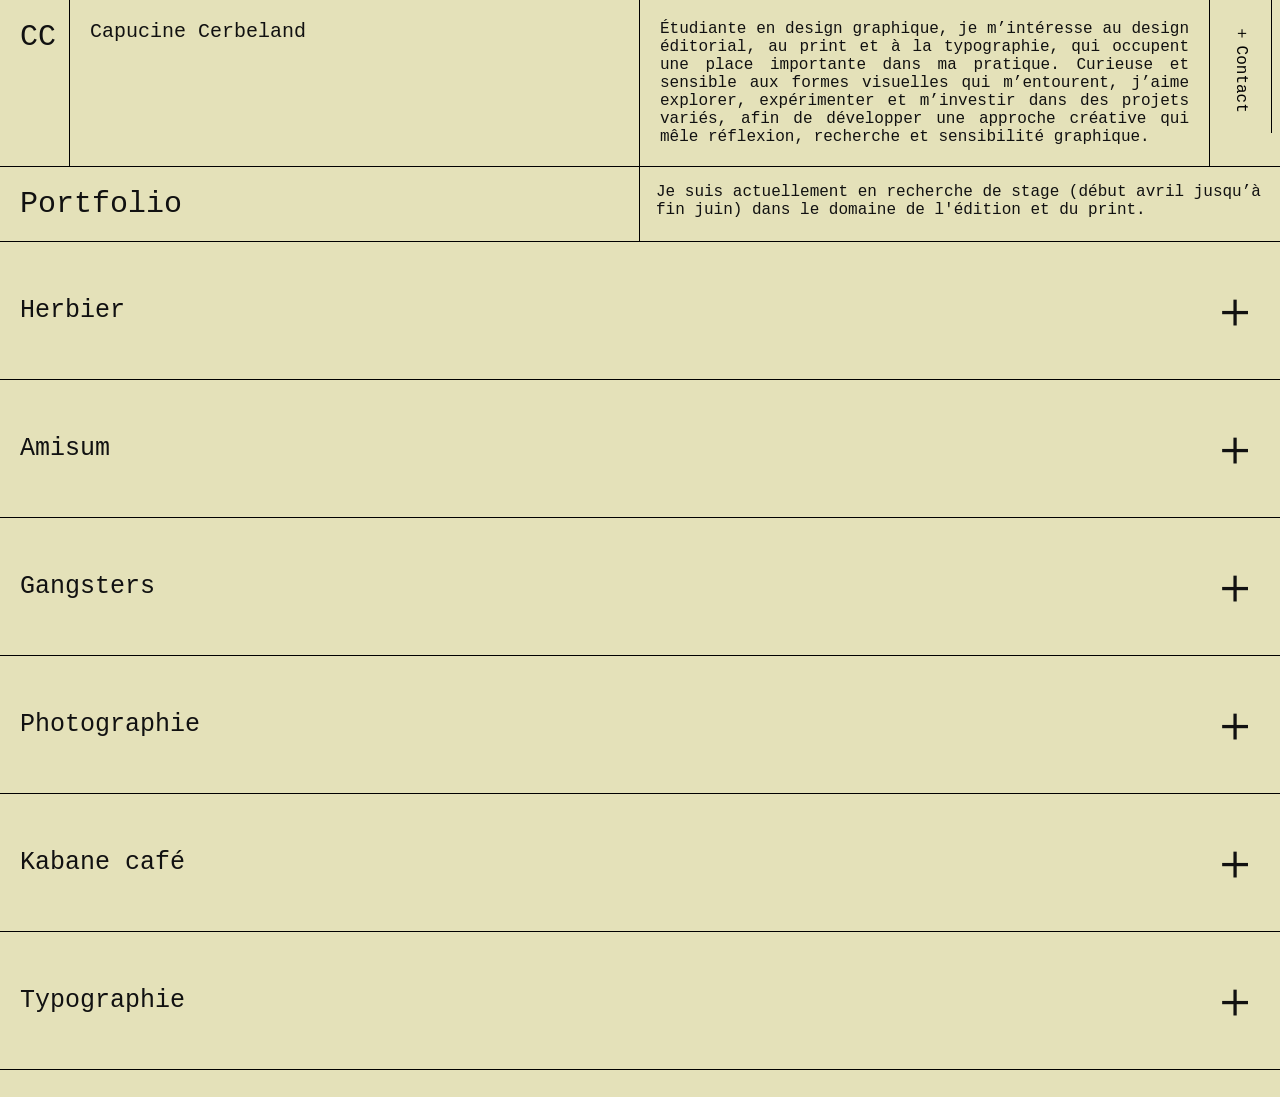
<file: index.html>
<!DOCTYPE html>
<html lang="fr">

<head>
    <meta charset="UTF-8">
    <meta name="viewport" content="width=device-width, initial-scale=1.0">
    <title>Portfolio</title>
    <link rel="stylesheet" href="style.css">


    <link rel="icon" type="image/png" href="favicon/favicon-96x96.png" sizes="96x96" />
    <link rel="icon" type="image/svg+xml" href="favicon/favicon.svg" />
    <link rel="shortcut icon" href="/favicon.ico" />
    <link rel="apple-touch-icon" sizes="180x180" href="/apple-touch-icon.png" />
    <link rel="manifest" href="/site.webmanifest" />

</head>

<body>

    <header>
        <div class="logo">
            <a href="index.html">CC</a>
        </div>

        <div class="header-title">Capucine Cerbeland
        </div>
        <div class="header-description">
            Étudiante en design graphique, je m’intéresse au design éditorial, au print et à la typographie, qui
            occupent une place importante dans ma pratique.
            Curieuse et sensible aux formes visuelles qui m’entourent, j’aime explorer, expérimenter et m’investir dans
            des projets variés, afin de développer une approche créative qui mêle réflexion, recherche et sensibilité
            graphique.

        </div>
        <div> <a href="contact.html" class="menu">＋ Contact</a></div>
    </header>

    <main>

        <section class="section">
            <h2>Portfolio</h2>
            <p class="description"> Je suis actuellement en recherche de stage (début avril jusqu’à fin juin) dans 
                le domaine de l'édition et du print. 
            </p>
        </section>

        <section class="initiative">
            <div class="initiative-title" onclick="toggleSection(this)">
                <span>Herbier</span>
                <span class="plus">＋</span>
            </div>

            <div class="content">
                <div class="content-grid">
                    <div>
                        <p>
                            Projet personnel - 2024
                        </p>
                        <a href="herbier.html">
                            <img src="images/Images-portfolio/cyanotype.png" alt="Amisum">
                        </a>

                    </div>
                </div>
            </div>
        </section>

        <section class="initiative">
            <div class="initiative-title" onclick="toggleSection(this)">
                <span>Amisum</span>
                <span class="plus">＋</span>
            </div>

            <div class="content">
                <div class="content-grid">
                    <div>
                        <p>
                            Workshop - 2026
                        </p>
                        <a href="Amisum.html">
                            <img src="images/Images-portfolio/amisum.png" alt="Amisum">
                        </a>

                    </div>
                </div>
            </div>
        </section>

        <section class="initiative">
            <div class="initiative-title" onclick="toggleSection(this)">
                <span>Gangsters</span>
                <span class="plus">＋</span>
            </div>

            <div class="content">
                <div class="content-grid">
                    <div>
                        <p>
                            Projet scolaire - 2026
                        </p>
                        <a href="Gangsters.html">
                            <img src="images/Images-portfolio/gangster.png" alt="Gangsters">
                        </a>
                    </div>
                </div>
            </div>
            </div>
        </section>

        <section class="initiative">
            <div class="initiative-title" onclick="toggleSection(this)">
                <span>Photographie</span>
                <span class="plus">＋</span>
            </div>

            <div class="content">
                <div class="content-grid">
                    <div>
                        <p>
                            Projet personnel - 2026
                        </p>
                        <a href="Photographie.html">
                            <img src="images/Images-portfolio/photo2.png" alt="Photographie">
                        </a>
                    </div>
                </div>
            </div>
            </div>
        </section>

        <section class="initiative">
            <div class="initiative-title" onclick="toggleSection(this)">
                <span>Kabane café</span>
                <span class="plus">＋</span>
            </div>

            <div class="content">
                <div class="content-grid">
                    <div>
                        <p>
                            Projet scolaire - 2026
                        </p>
                        <a href="Kabane-cafe.html">
                            <img src="images/Images-portfolio/tablier.png" alt="Kabane-cafe">
                        </a>
                    </div>
                </div>
            </div>
            </div>
        </section>

        <section class="initiative">
            <div class="initiative-title" onclick="toggleSection(this)">
                <span>Typographie</span>
                <span class="plus">＋</span>
            </div>

            <div class="content">
                <div class="content-grid">
                    <div>
                        <p>
                            Projet scolaire - 2026
                        </p>
                        <a href="Typographie.html">
                            <img src="images/Images-portfolio/typo.png" alt="Typographie">
                        </a>
                    </div>
                </div>
            </div>
            </div>
        </section>

    </main>

    <script>
        function toggleSection(element) {
            const content = element.nextElementSibling;
            const symbol = element.querySelector(".plus");

            content.classList.toggle("open");

            if (content.classList.contains("open")) {
                symbol.textContent = "×";
            } else {
                symbol.textContent = "＋";
            }
        }
    </script>

</body>

</html>
</file>
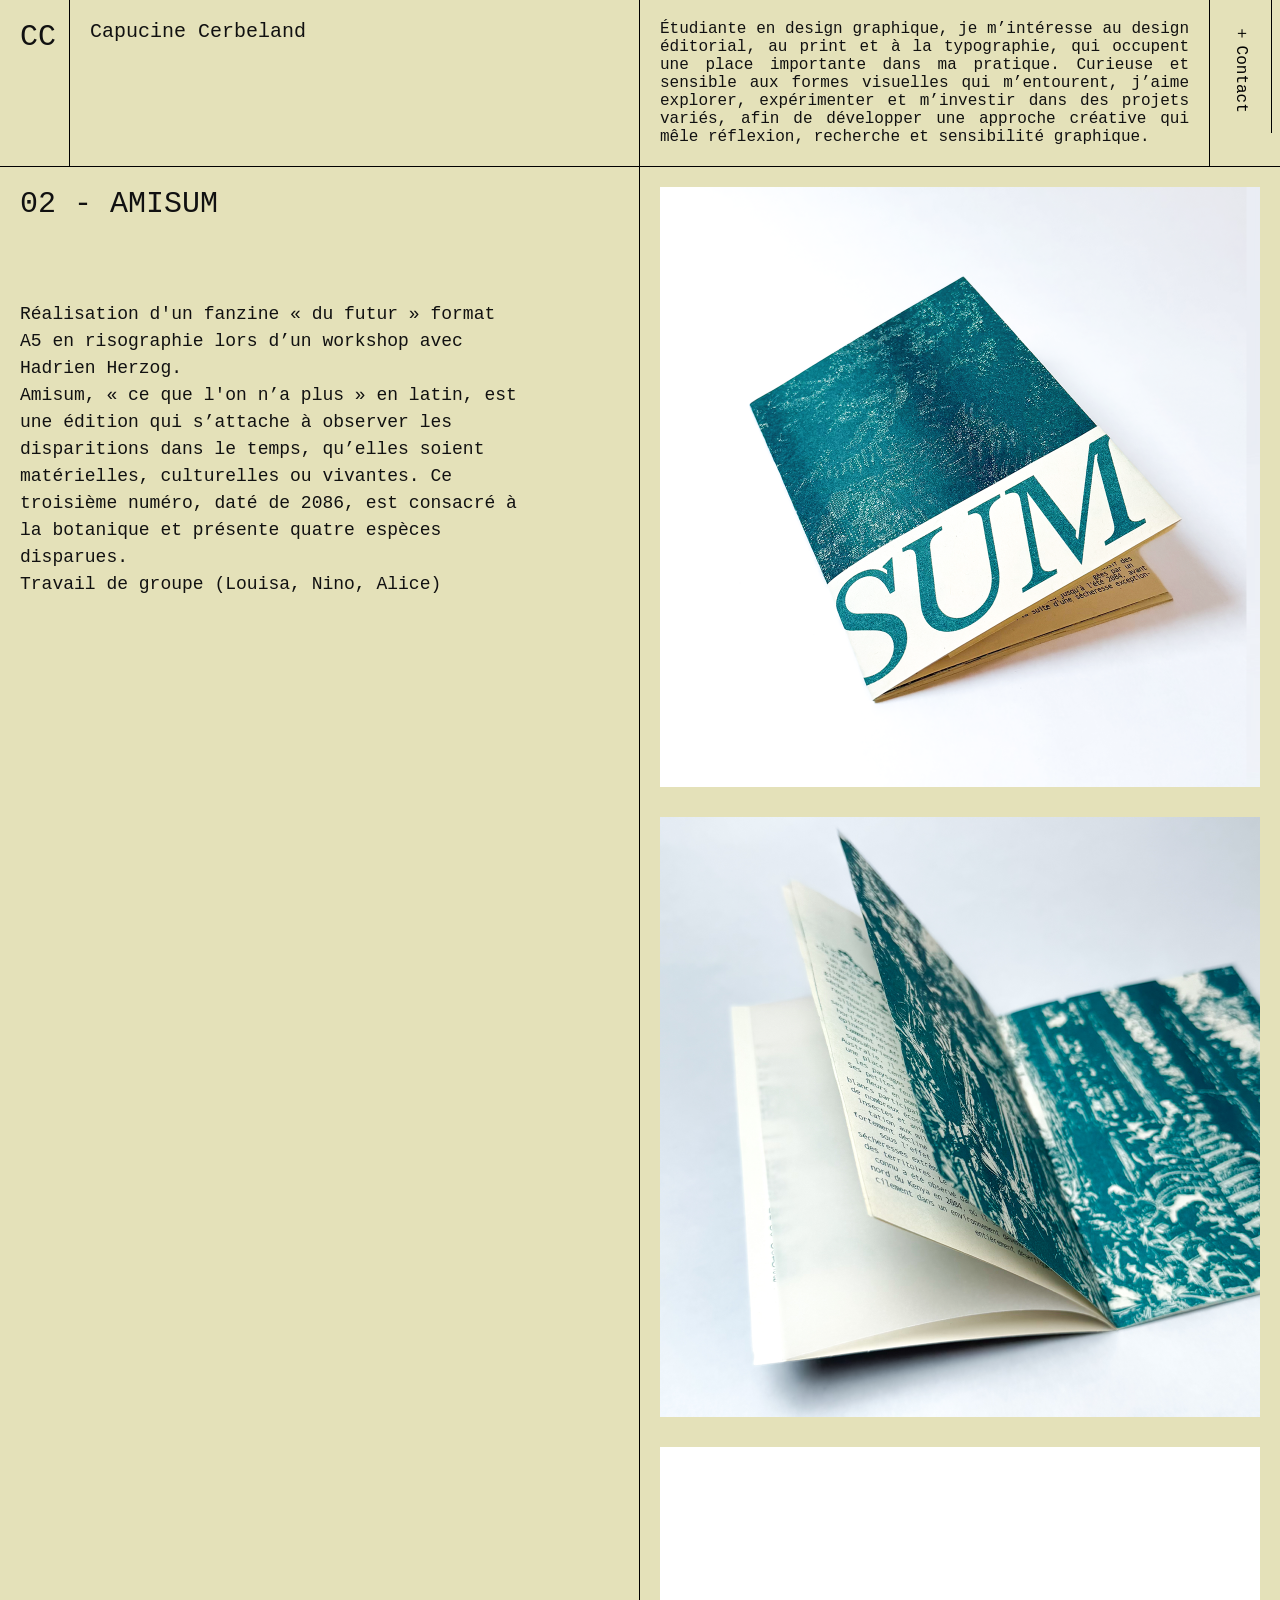
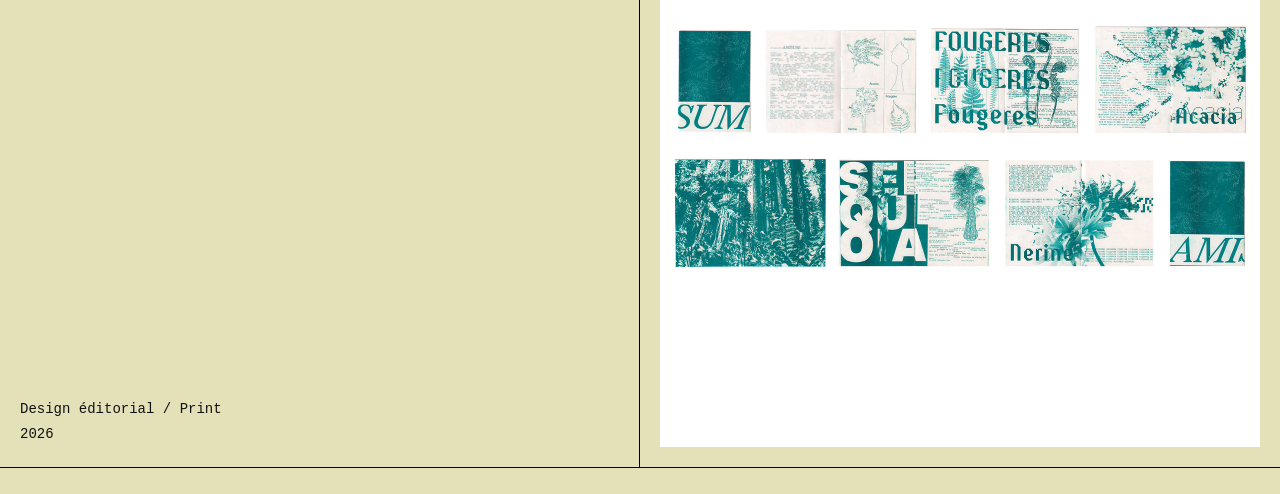
<file: Amisum.html>
<!DOCTYPE html>
<html lang="fr">

<head>
    <meta charset="UTF-8">
    <meta name="viewport" content="width=device-width, initial-scale=1.0">
    <link rel="stylesheet" href="style.css">
    <title>Amisum</title>

    <link rel="icon" type="image/png" href="favicon/favicon-96x96.png" sizes="96x96" />
    <link rel="icon" type="image/svg+xml" href="favicon/favicon.svg" />
    <link rel="shortcut icon" href="/favicon.ico" />
    <link rel="apple-touch-icon" sizes="180x180" href="/apple-touch-icon.png" />
    <link rel="manifest" href="/site.webmanifest" />
</head>

<body>
    <header>
        <div class="logo">
            <a href="index.html">CC</a>
        </div>
        <div class="header-title">Capucine Cerbeland
        </div>
        <div class="header-description">
            Étudiante en design graphique, je m’intéresse au design éditorial, au print et à la typographie, qui
            occupent une place importante dans ma pratique.
            Curieuse et sensible aux formes visuelles qui m’entourent, j’aime explorer, expérimenter et m’investir dans
            des projets variés, afin de développer une approche créative qui mêle réflexion, recherche et sensibilité
            graphique.

        </div>
        <div> <a href="contact.html" class="menu">＋ Contact</a></div>
    </header>
    <section class="projet">

        <!-- Colonne de gauche : informations du projet -->
        <div class="projet-infos">
            <div class="projet-numero">02 - AMISUM</div>
            <div class="projet-description">
                <p>
                    Réalisation d'un fanzine « du futur » format A5 en risographie lors d’un workshop avec Hadrien Herzog. 
                    <br> 
                    Amisum, « ce que l'on n’a plus » en latin, est une édition qui s’attache à observer les disparitions dans le temps, 
                    qu’elles soient matérielles, culturelles ou vivantes. Ce troisième numéro, daté de 2086, est consacré à la botanique 
                    et présente quatre espèces disparues.
                    <br>
                    Travail de groupe (Louisa, Nino, Alice)


                </p>

            </div>

            <div class="projet-details">

                <p>Design éditorial / Print</p>
                <p>2026</p>
            </div>
        </div>

        <!-- Colonne de droite : images -->
        <div class="projet-images">

            <img src="images/Images-portfolio/amisum.png" alt="image herbier">
            <img src="images/Images-portfolio/amisum2.png" alt="image herbier">
            <img src="images/Images-portfolio/amisum-full.png" alt="image herbier">
            


        </div>

    </section>

</body>

</html>
</file>
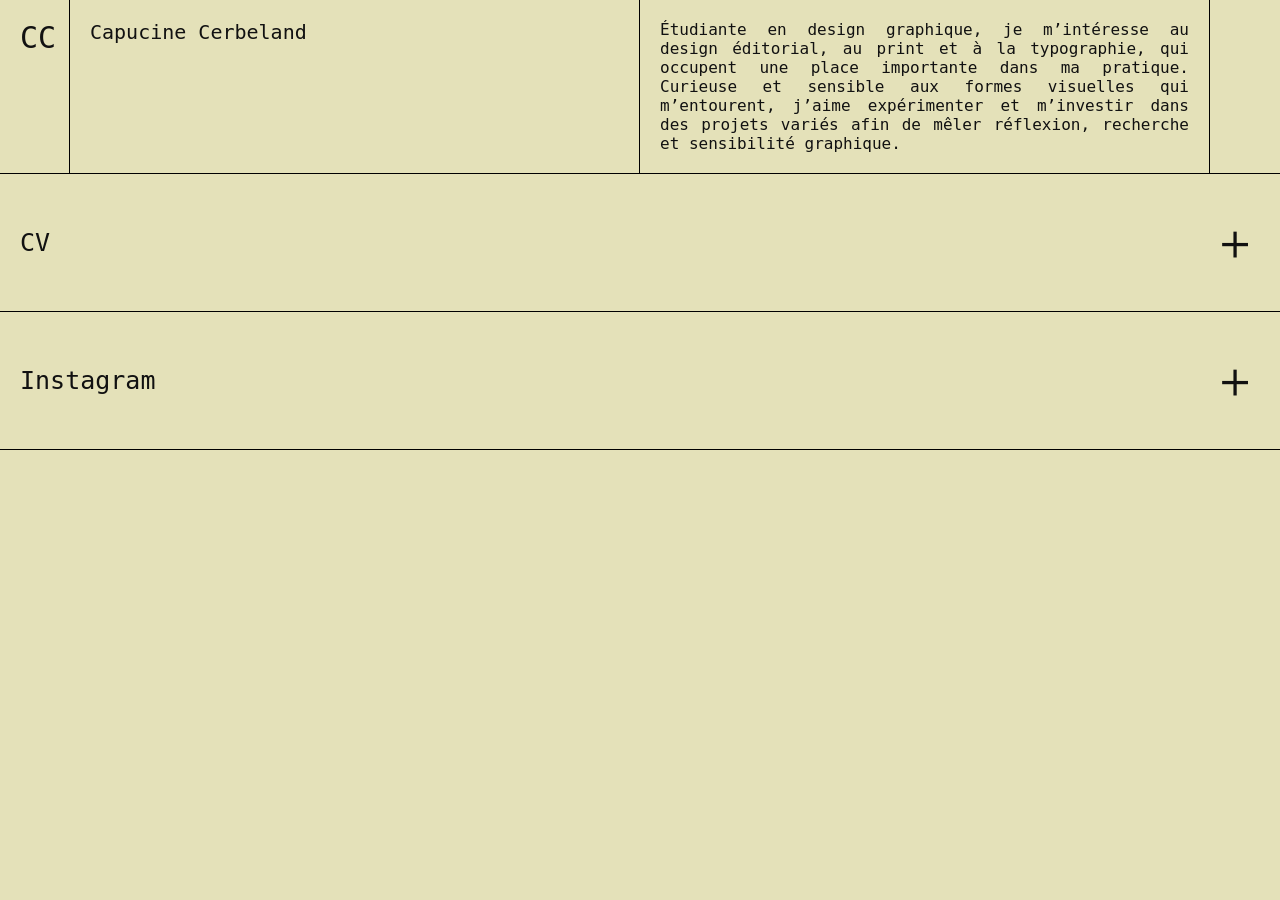
<file: contact.html>
<!DOCTYPE html>
<html lang="fr">

<head>
    <meta charset="UTF-8">
    <meta name="viewport" content="width=device-width, initial-scale=1.0">
    <link rel="stylesheet" href="style.css">
    <title>Contact</title>

    <link rel="icon" type="image/png" href="favicon/favicon-96x96.png" sizes="96x96" />
    <link rel="icon" type="image/svg+xml" href="favicon/favicon.svg" />
    <link rel="shortcut icon" href="/favicon.ico" />
    <link rel="apple-touch-icon" sizes="180x180" href="/apple-touch-icon.png" />
    <link rel="manifest" href="/site.webmanifest" />
</head>

<body>

    <header>
        <div class="logo">
            <a href="index.html">CC</a>
        </div>
        <div class="header-title">Capucine Cerbeland
        </div>
        <div class="header-description">
            Étudiante en design graphique, je m’intéresse au design éditorial, au print et à la typographie, qui
            occupent une place importante dans ma pratique.
            Curieuse et sensible aux formes visuelles qui m’entourent, j’aime expérimenter et m’investir dans
            des projets variés afin de mêler réflexion, recherche et sensibilité
            graphique.

        </div>
    </header>

    <main>
        <section class="initiative">
            <div class="initiative-title">
                <a href="images/Images-portfolio/Cerbeland_Capucine_resume.pdf" target="_blank">CV</a>
                <span class="plus">＋</span>
            </div>
        </section>
        <section class="initiative">
            <div class="initiative-title">
                <a href="https://www.instagram.com/capcrbdar/">Instagram</a>
                <span class="plus">＋</span>
            </div>
        </section>
    </main>

</body>

</html>
</file>
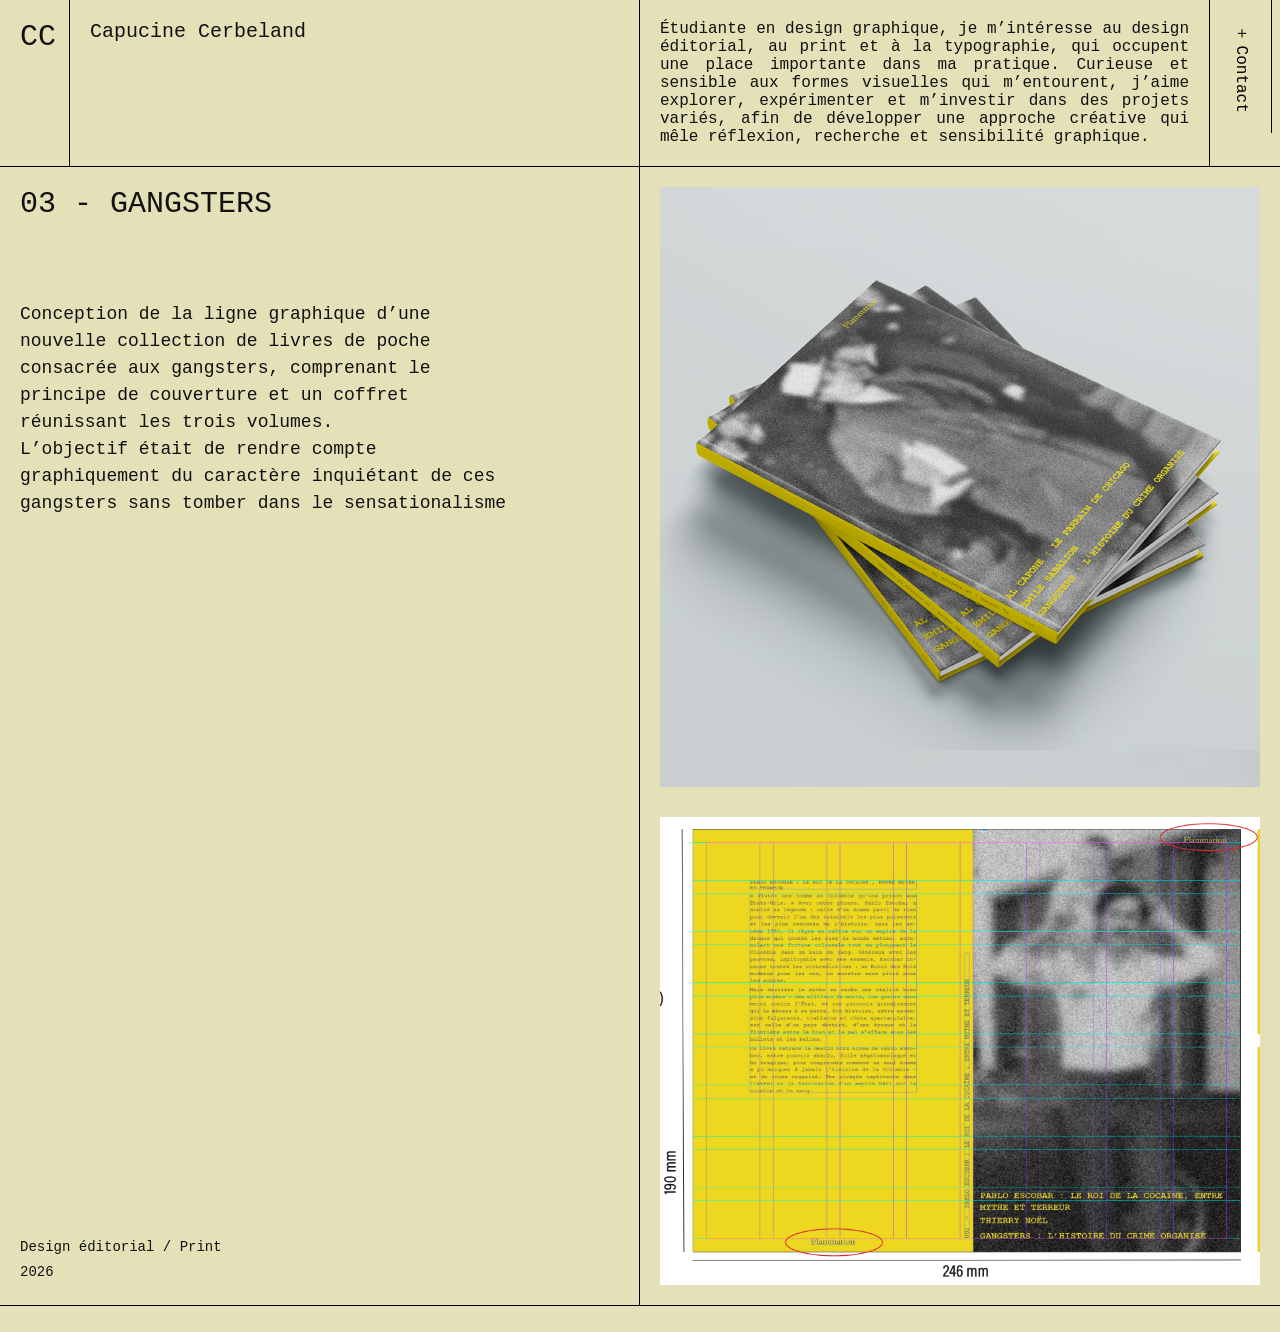
<file: Gangsters.html>
<!DOCTYPE html>
<html lang="fr">

<head>
    <meta charset="UTF-8">
    <meta name="viewport" content="width=device-width, initial-scale=1.0">
    <link rel="stylesheet" href="style.css">
    <title>Gangsters</title>
    
    <link rel="icon" type="image/png" href="favicon/favicon-96x96.png" sizes="96x96" />
    <link rel="icon" type="image/svg+xml" href="favicon/favicon.svg" />
    <link rel="shortcut icon" href="/favicon.ico" />
    <link rel="apple-touch-icon" sizes="180x180" href="/apple-touch-icon.png" />
    <link rel="manifest" href="/site.webmanifest" />
</head>

<body>
    <header>
        <div class="logo">
            <a href="index.html">CC</a>
        </div>
        <div class="header-title">Capucine Cerbeland
        </div>
        <div class="header-description">
            Étudiante en design graphique, je m’intéresse au design éditorial, au print et à la typographie, qui
            occupent une place importante dans ma pratique.
            Curieuse et sensible aux formes visuelles qui m’entourent, j’aime explorer, expérimenter et m’investir dans
            des projets variés, afin de développer une approche créative qui mêle réflexion, recherche et sensibilité
            graphique.

        </div>
        <div>  <a href="contact.html" class="menu">＋ Contact</a></div>
    </header>
    <section class="projet">

        <!-- Colonne de gauche : informations du projet -->
        <div class="projet-infos">
            <div class="projet-numero">03 - GANGSTERS</div>

            <div class="projet-description">
                <p>
                Conception de la ligne graphique d’une nouvelle collection de livres de poche consacrée aux gangsters, comprenant le principe de couverture et un coffret réunissant les trois volumes.
                <br>
                L’objectif était de rendre compte graphiquement du caractère inquiétant de ces gangsters sans tomber dans le sensationalisme
                </p>

            </div>

            <div class="projet-details">
                
                <p>Design éditorial / Print</p>
                <p>2026</p>
            </div>
        </div>

        <!-- Colonne de droite : images -->
        <div class="projet-images">

            <img src="images/Images-portfolio/gangster.png" alt="Gangsters">
            <img src="images/Images-portfolio/ganster2.png" alt="Gangsters">


        </div>

    </section>

</body>

</html>
</file>
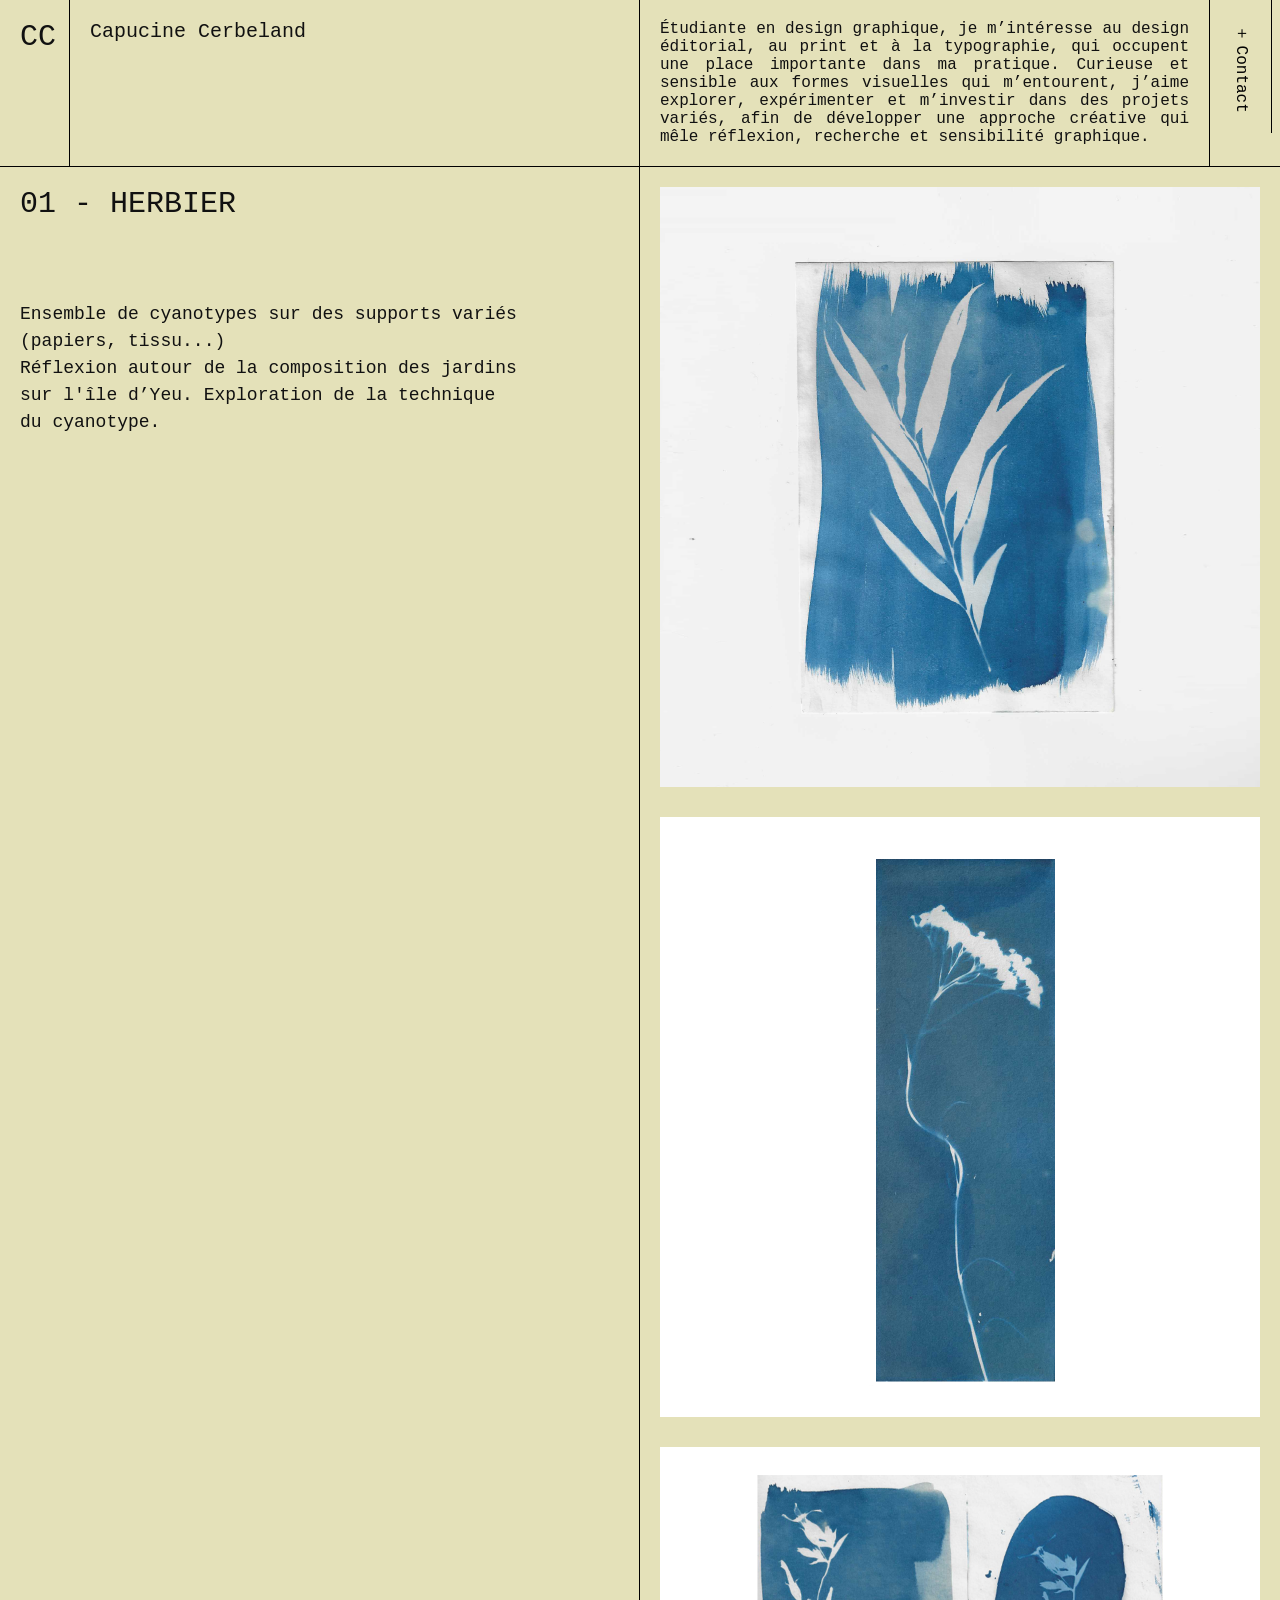
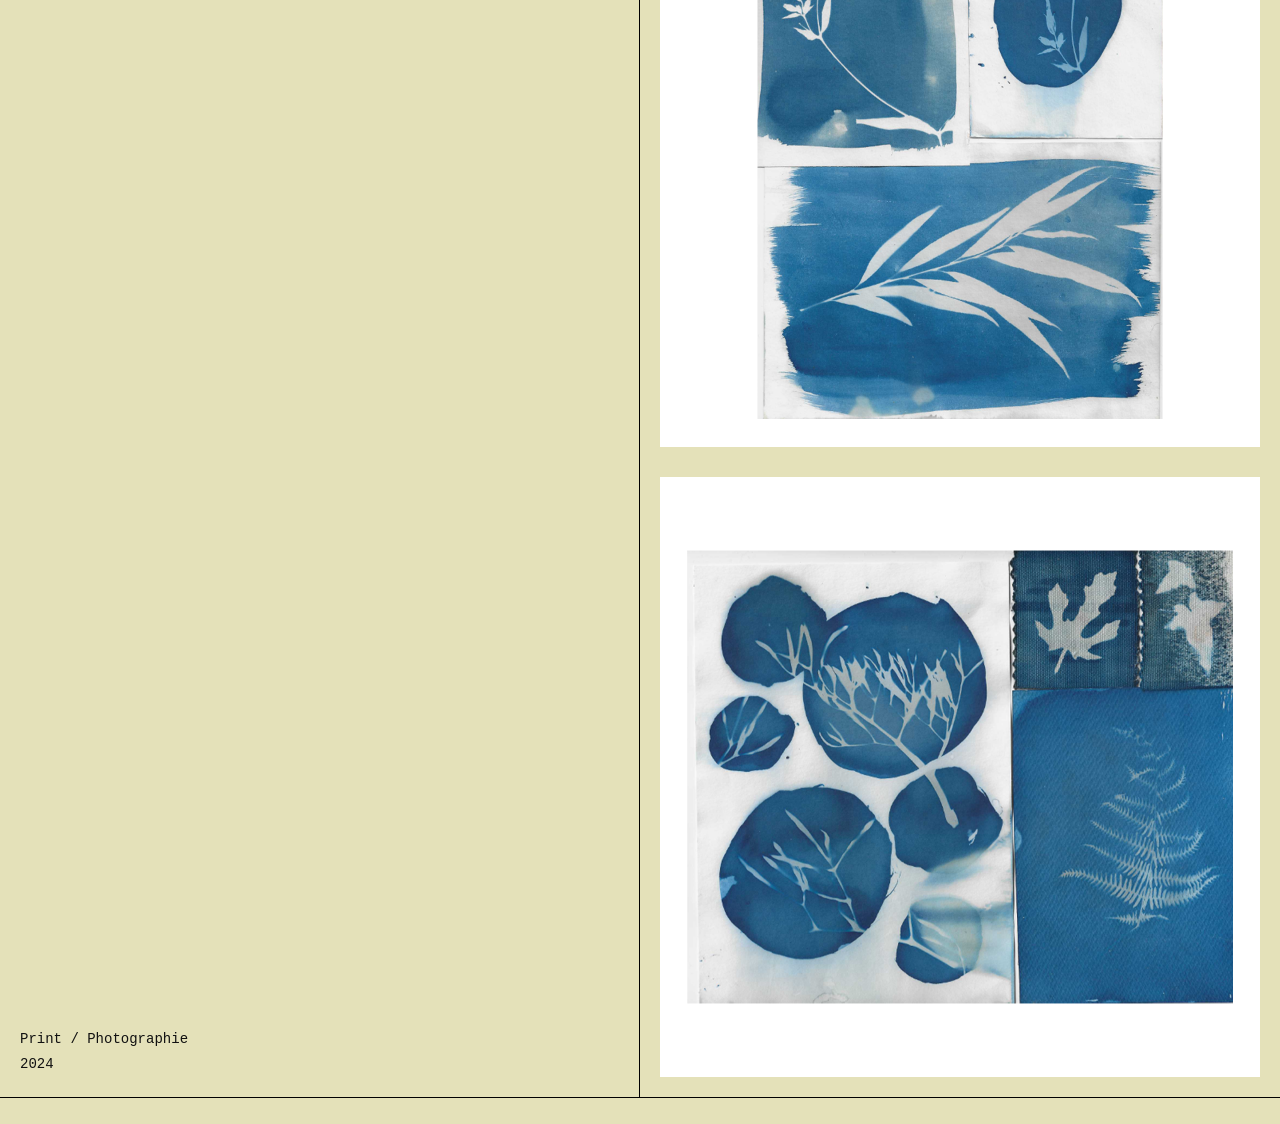
<file: herbier.html>
<!DOCTYPE html>
<html lang="fr">

<head>
    <meta charset="UTF-8">
    <meta name="viewport" content="width=device-width, initial-scale=1.0">
    <link rel="stylesheet" href="style.css">
    <title>Herbier</title>
    <link rel="icon" type="image/png" href="favicon/favicon-96x96.png" sizes="96x96" />
    <link rel="icon" type="image/svg+xml" href="favicon/favicon.svg" />
    <link rel="shortcut icon" href="/favicon.ico" />
    <link rel="apple-touch-icon" sizes="180x180" href="/apple-touch-icon.png" />
    <link rel="manifest" href="/site.webmanifest" />
</head>

<body>
    <header>
        <div class="logo">
            <a href="index.html">CC</a>
        </div>
        <div class="header-title">Capucine Cerbeland
        </div>
        <div class="header-description">
            Étudiante en design graphique, je m’intéresse au design éditorial, au print et à la typographie, qui
            occupent une place importante dans ma pratique.
            Curieuse et sensible aux formes visuelles qui m’entourent, j’aime explorer, expérimenter et m’investir dans
            des projets variés, afin de développer une approche créative qui mêle réflexion, recherche et sensibilité
            graphique.

        </div>
        <div>  <a href="contact.html" class="menu">＋ Contact</a></div>
    </header>
    <section class="projet">

        <!-- Colonne de gauche : informations du projet -->
        <div class="projet-infos">
            <div class="projet-numero">01 - HERBIER</div>

            <div class="projet-description">
                <p>
                Ensemble de cyanotypes sur des supports variés (papiers, tissu...)
                <br>
                Réflexion autour de la composition des jardins sur l'île d’Yeu. Exploration de la technique
                du cyanotype.
                </p>

            </div>

            <div class="projet-details">
                
                <p>Print / Photographie</p>
                <p>2024</p>
            </div>
        </div>

        <!-- Colonne de droite : images -->
        <div class="projet-images">

            <img src="images/Images-portfolio/cyanotype.png" alt="image herbier">

            <img src="images/Images-portfolio/herbier3.png" alt="image herbier">

            <img src="images/Images-portfolio/herbier1.png" alt="image herbier">

            <img src="images/Images-portfolio/herbier2.png" alt="image herbier">

        </div>

    </section>

</body>

</html>
</file>
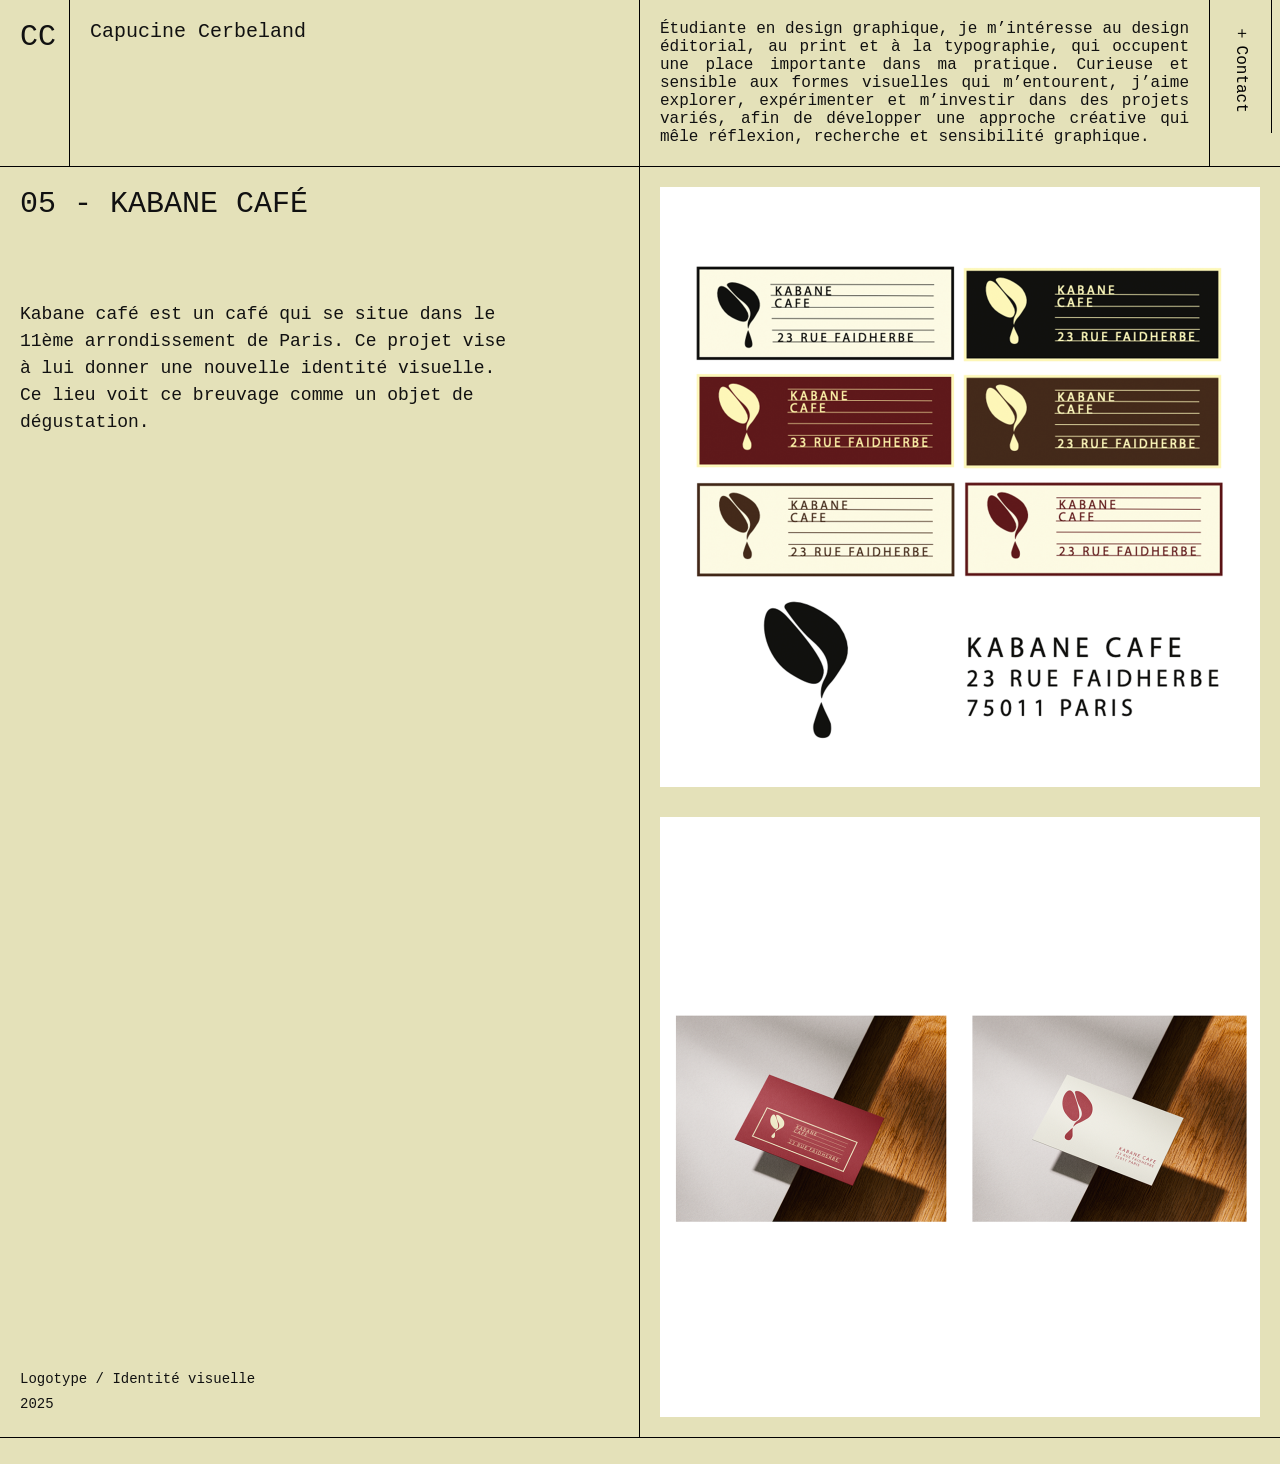
<file: Kabane-cafe.html>
<!DOCTYPE html>
<html lang="fr">

<head>
    <meta charset="UTF-8">
    <meta name="viewport" content="width=device-width, initial-scale=1.0">
    <link rel="stylesheet" href="style.css">
    <title>Kabane-cafe</title>
    <link rel="icon" type="image/png" href="favicon/favicon-96x96.png" sizes="96x96" />
    <link rel="icon" type="image/svg+xml" href="favicon/favicon.svg" />
    <link rel="shortcut icon" href="/favicon.ico" />
    <link rel="apple-touch-icon" sizes="180x180" href="/apple-touch-icon.png" />
    <link rel="manifest" href="/site.webmanifest" />
</head>

<body>
    <header>
        <div class="logo">
            <a href="index.html">CC</a>
        </div>
        <div class="header-title">Capucine Cerbeland
        </div>
        <div class="header-description">
            Étudiante en design graphique, je m’intéresse au design éditorial, au print et à la typographie, qui
            occupent une place importante dans ma pratique.
            Curieuse et sensible aux formes visuelles qui m’entourent, j’aime explorer, expérimenter et m’investir dans
            des projets variés, afin de développer une approche créative qui mêle réflexion, recherche et sensibilité
            graphique.

        </div>
        <div> <a href="contact.html" class="menu">＋ Contact</a></div>
    </header>
    <section class="projet">

        <!-- Colonne de gauche : informations du projet -->
        <div class="projet-infos">
            <div class="projet-numero">05 - KABANE CAFÉ</div>

            <div class="projet-description">
                <p>
                    Kabane café est un café qui se situe dans le 11ème arrondissement de Paris. Ce projet vise à lui
                    donner une nouvelle identité visuelle.
                    Ce lieu voit ce breuvage comme un objet de dégustation.
                </p>

            </div>

            <div class="projet-details">

                <p> Logotype / Identité visuelle</p>
                <p> 2025</p>
            </div>
        </div>

        <!-- Colonne de droite : images -->
        <div class="projet-images">


            <img src="images/Images-portfolio/kabane1.png" alt="photo">
            <img src="images/Images-portfolio/kabane2.png" alt="photo">


        </div>
        </div>

    </section>

</body>
</file>
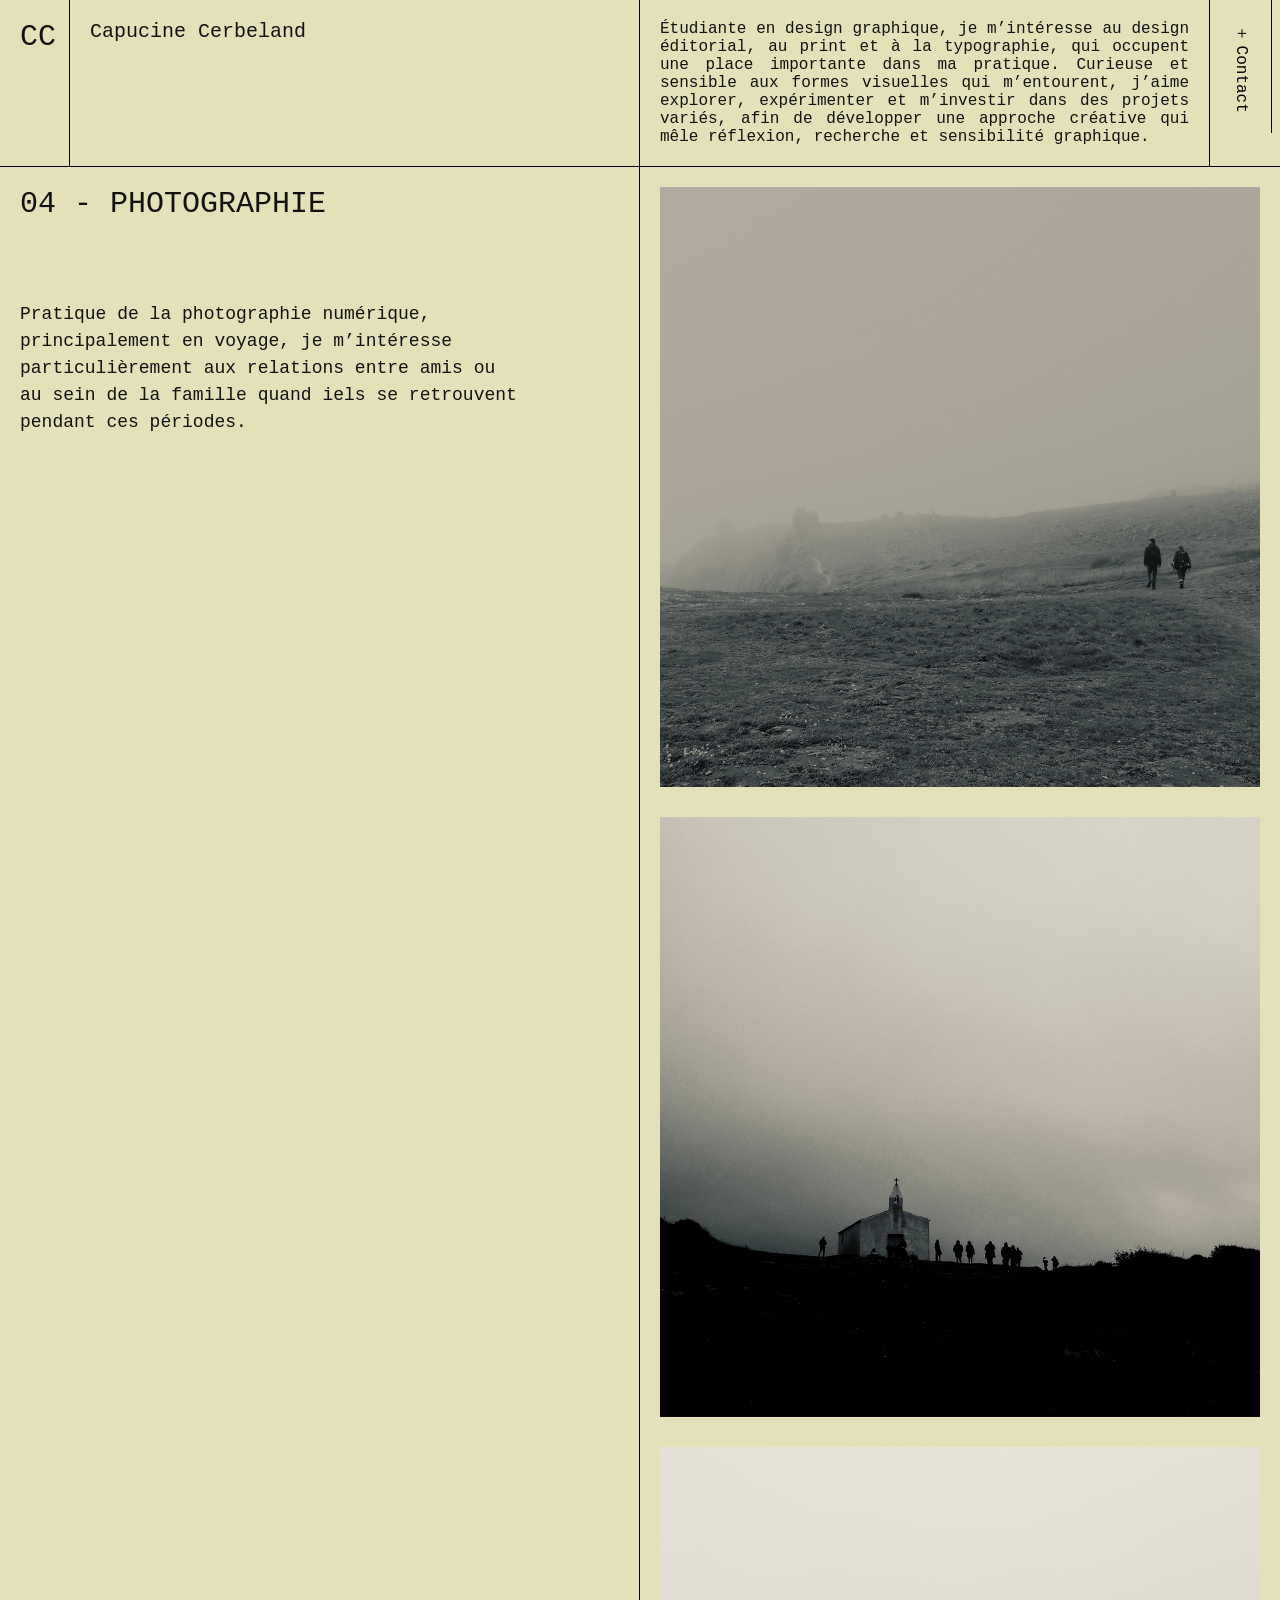
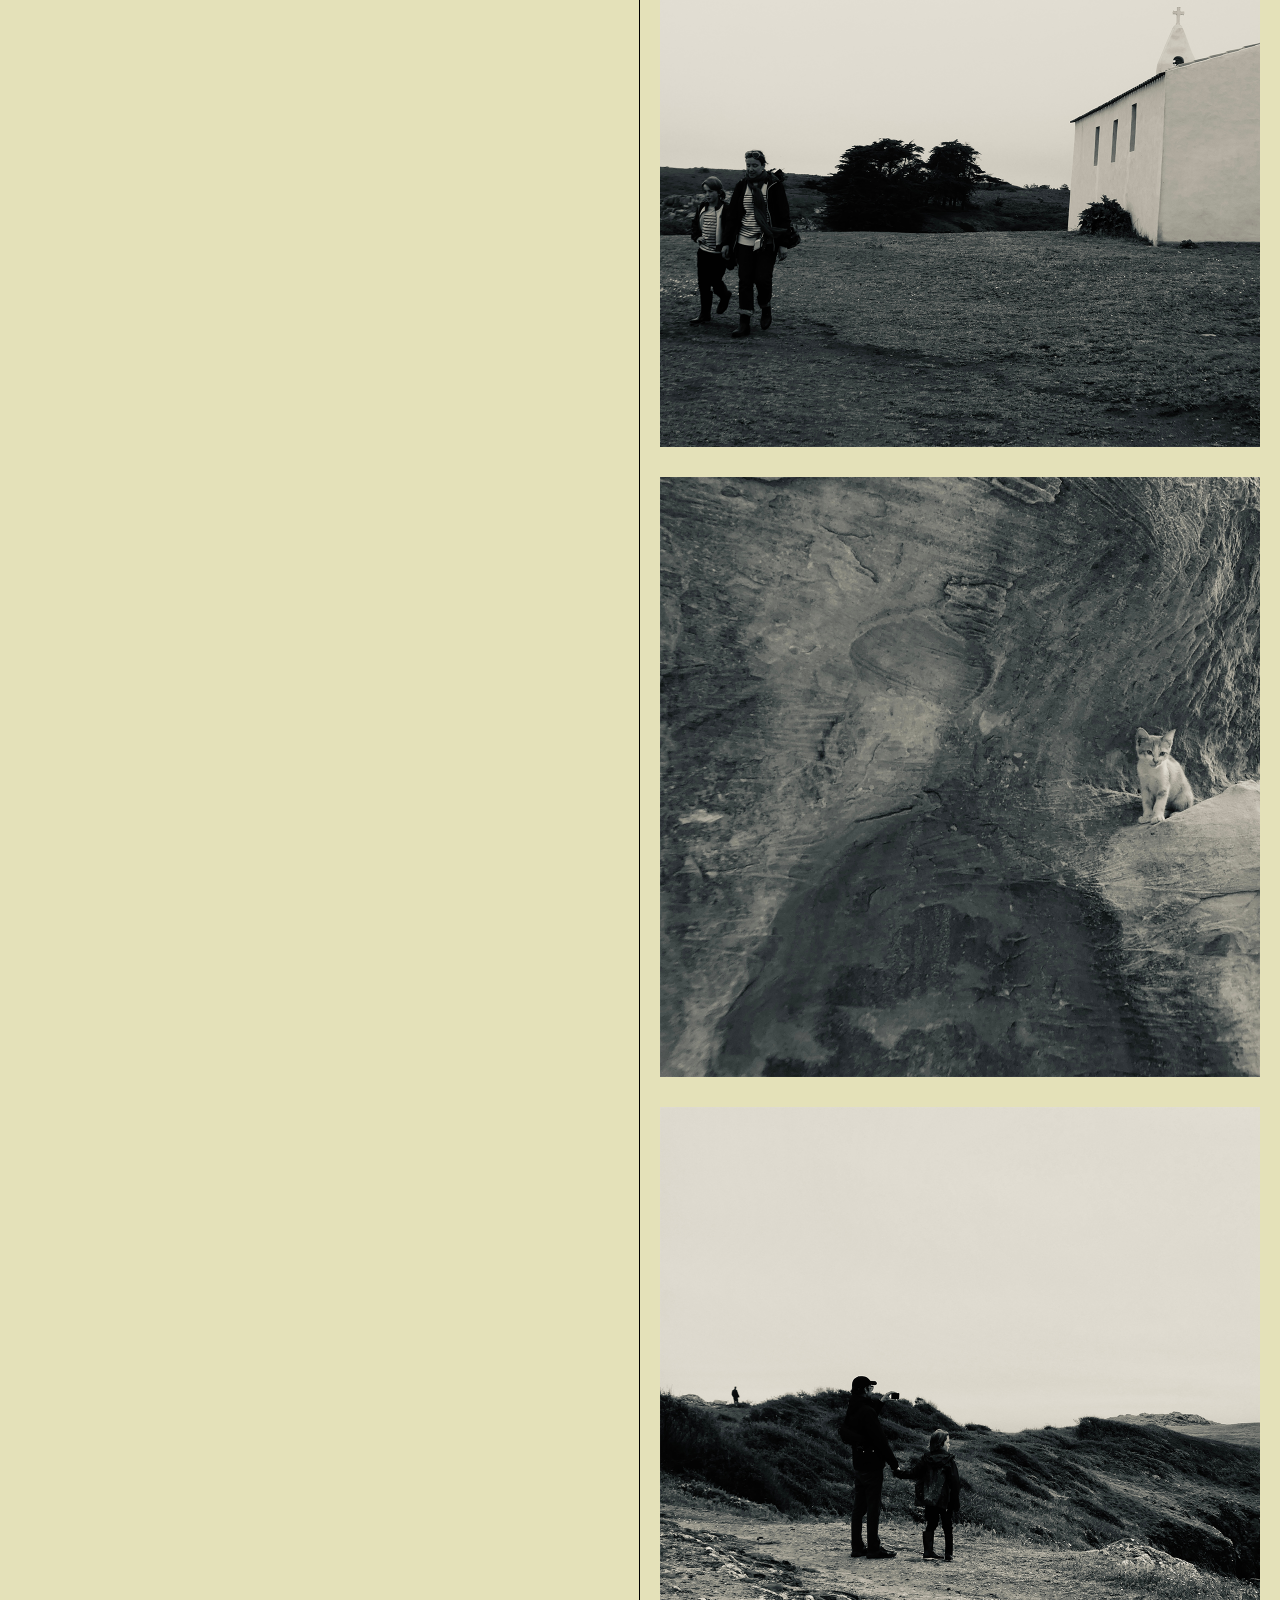
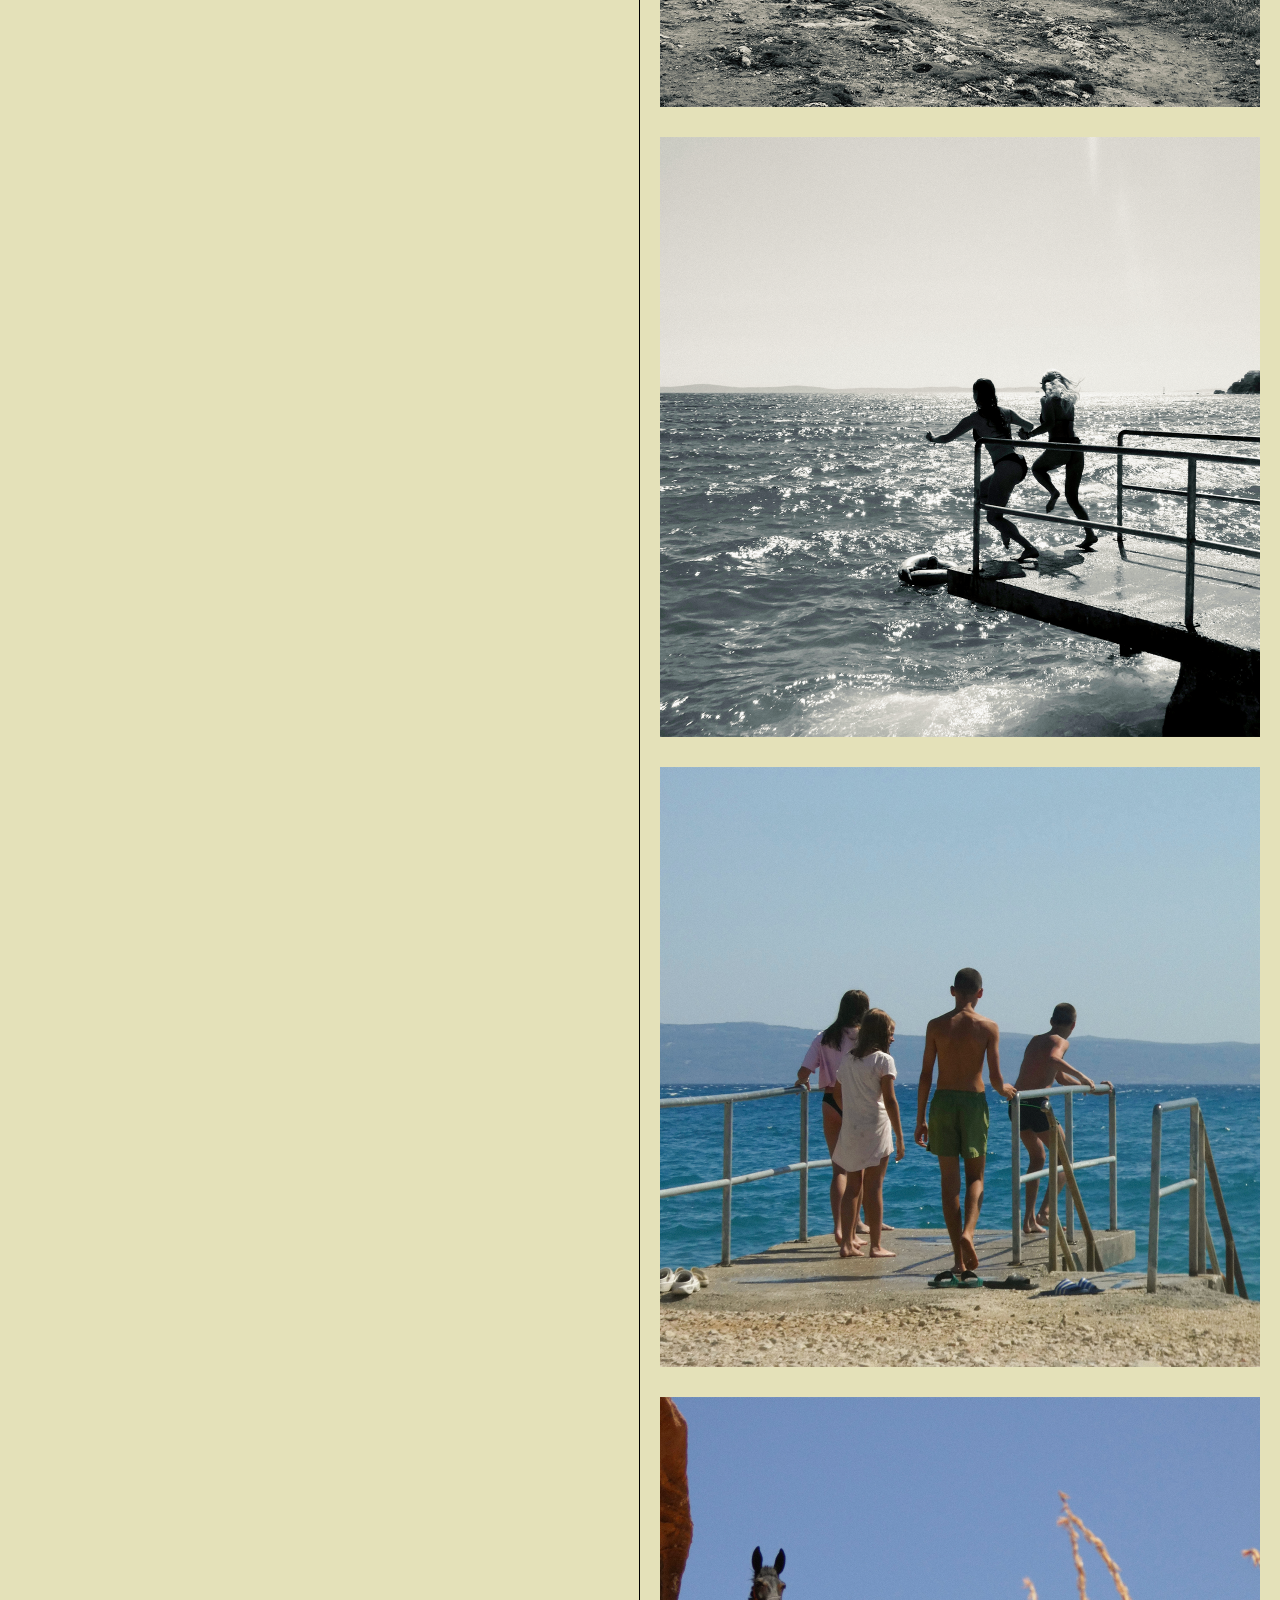
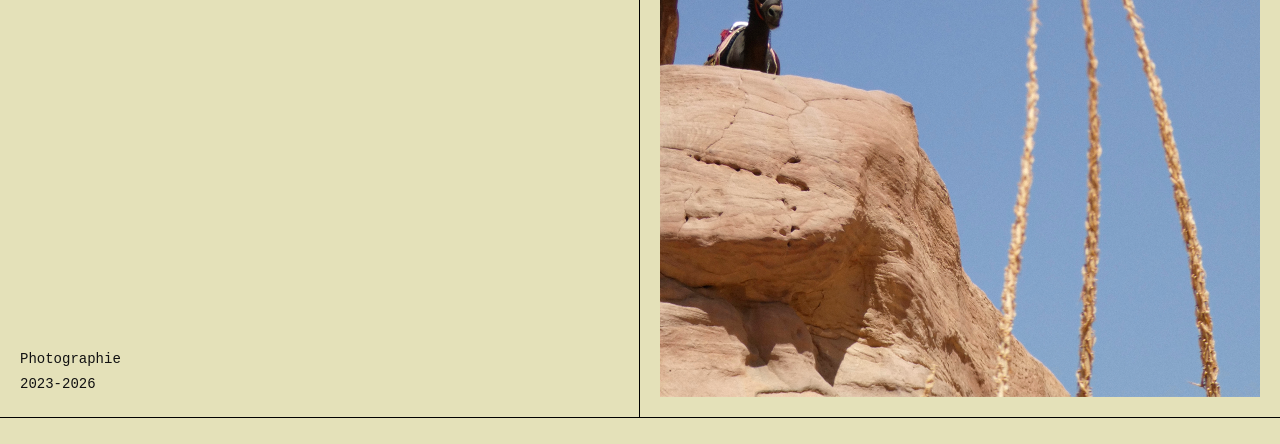
<file: Photographie.html>
<!DOCTYPE html>
<html lang="fr">

<head>
    <meta charset="UTF-8">
    <meta name="viewport" content="width=device-width, initial-scale=1.0">
    <link rel="stylesheet" href="style.css">
    <title>Photographie</title>
    <link rel="icon" type="image/png" href="favicon/favicon-96x96.png" sizes="96x96" />
    <link rel="icon" type="image/svg+xml" href="favicon/favicon.svg" />
    <link rel="shortcut icon" href="/favicon.ico" />
    <link rel="apple-touch-icon" sizes="180x180" href="/apple-touch-icon.png" />
    <link rel="manifest" href="/site.webmanifest" />
</head>

<body>
    <header>
        <div class="logo">
            <a href="index.html">CC</a>
        </div>
        <div class="header-title">Capucine Cerbeland
        </div>
        <div class="header-description">
            Étudiante en design graphique, je m’intéresse au design éditorial, au print et à la typographie, qui
            occupent une place importante dans ma pratique.
            Curieuse et sensible aux formes visuelles qui m’entourent, j’aime explorer, expérimenter et m’investir dans
            des projets variés, afin de développer une approche créative qui mêle réflexion, recherche et sensibilité
            graphique.

        </div>
        <div> <a href="contact.html" class="menu">＋ Contact</a></div>
    </header>
    <section class="projet">

        <!-- Colonne de gauche : informations du projet -->
        <div class="projet-infos">
            <div class="projet-numero">04 - PHOTOGRAPHIE</div>


            <div class="projet-description">
                <p>
                  Pratique de la photographie numérique, principalement en voyage, je m’intéresse particulièrement aux relations
                  entre amis ou au sein de la famille quand iels se retrouvent pendant ces périodes.
                </p>

            </div>

            <div class="projet-details">

                <p>Photographie</p>
                <p>2023-2026</p>
            </div>
        </div>

        <!-- Colonne de droite : images -->
        <div class="projet-images">


            <img src="images/Images-portfolio/photo1.png" alt="photo">
            <img src="images/Images-portfolio/photo2.png" alt="photo">
            <img src="images/Images-portfolio/photo5.png" alt="photo">
            <img src="images/Images-portfolio/photo6.png" alt="photo">
            <img src="images/Images-portfolio/photo7.png" alt="photo">
            <img src="images/Images-portfolio/photo8.png" alt="photo">
            <img src="images/Images-portfolio/photo3.png" alt="photo">
            <img src="images/Images-portfolio/photo4.png" alt="photo">


        </div>
        </div>

    </section>

</body>
</file>
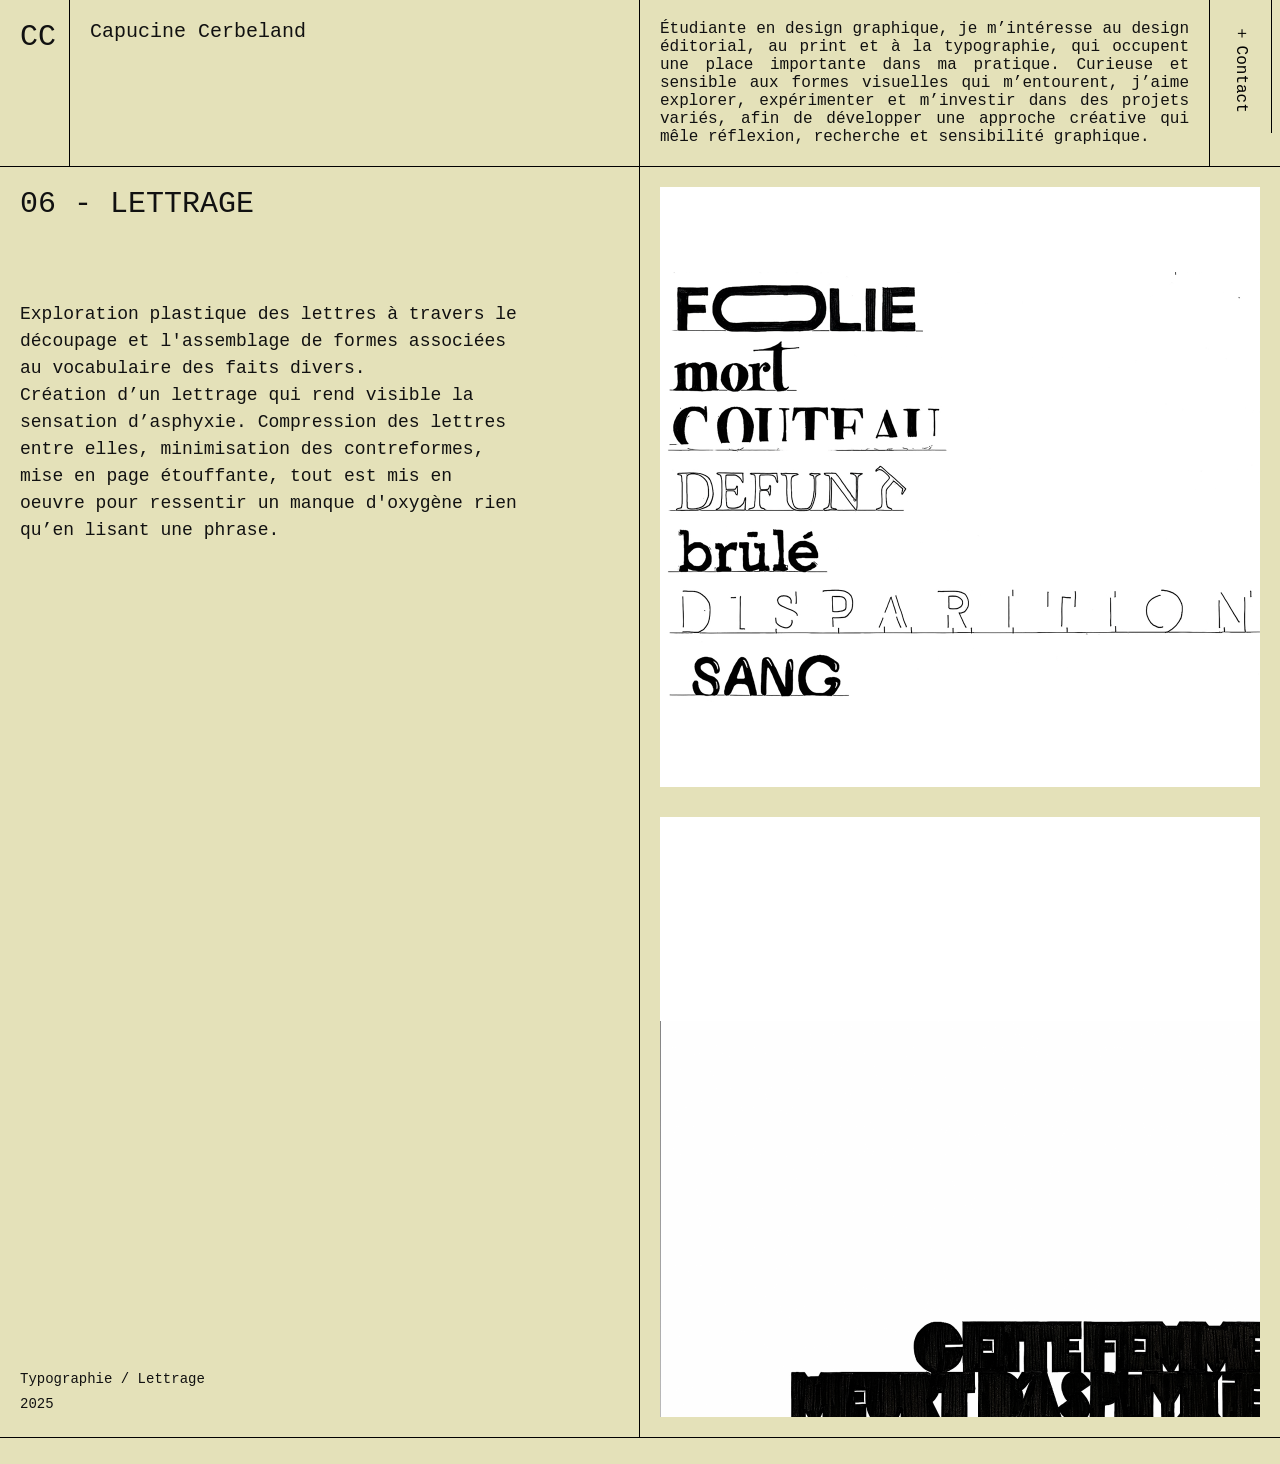
<file: Typographie.html>
<!DOCTYPE html>
<html lang="fr">

<head>
    <meta charset="UTF-8">
    <meta name="viewport" content="width=device-width, initial-scale=1.0">
    <link rel="stylesheet" href="style.css">
    <title>Lettrage</title>

    <link rel="icon" type="image/png" href="favicon/favicon-96x96.png" sizes="96x96" />
    <link rel="icon" type="image/svg+xml" href="favicon/favicon.svg" />
    <link rel="shortcut icon" href="/favicon.ico" />
    <link rel="apple-touch-icon" sizes="180x180" href="/apple-touch-icon.png" />
    <link rel="manifest" href="/site.webmanifest" />
</head>

<body>
    <header>
        <div class="logo">
            <a href="index.html">CC</a>
        </div>
        <div class="header-title">Capucine Cerbeland
        </div>
        <div class="header-description">
            Étudiante en design graphique, je m’intéresse au design éditorial, au print et à la typographie, qui
            occupent une place importante dans ma pratique.
            Curieuse et sensible aux formes visuelles qui m’entourent, j’aime explorer, expérimenter et m’investir dans
            des projets variés, afin de développer une approche créative qui mêle réflexion, recherche et sensibilité
            graphique.

        </div>
        <div> <a href="contact.html" class="menu">＋ Contact</a></div>
    </header>
    <section class="projet">

        <!-- Colonne de gauche : informations du projet -->
        <div class="projet-infos">
            <div class="projet-numero">06 - LETTRAGE</div>

            <div class="projet-description">
                <p>
                   Exploration plastique des lettres à travers le découpage et l'assemblage de formes associées au vocabulaire des faits divers. 
                   <br>
                   Création d’un lettrage qui rend visible la sensation d’asphyxie. Compression des lettres entre elles, minimisation des contreformes,
                   mise en page étouffante, tout est mis en oeuvre pour ressentir un manque d'oxygène rien qu’en lisant une phrase.
                </p>

            </div>

            <div class="projet-details">

                <p>Typographie / Lettrage</p>
                <p>2025</p>
            </div>
        </div>

        <!-- Colonne de droite : images -->
        <div class="projet-images">


            <img src="images/Images-portfolio/typo.png" alt="photo">
            <img src="images/Images-portfolio/typo1.png" alt="photo">


        </div>
        </div>

    </section>

</body>
</file>
<file: style.css>
* {
    margin: 0;
    padding: 0;
    box-sizing: border-box;
}

body {
    background-color: #e4e1b9;
    color: #111;
    font-family: "Cutive_Mono", monospace;
    font-size: 16px;
}

header {
    display: grid;
    grid-template-columns: 70px 1fr 1fr 70px;
    border-bottom: 1px solid black;
    min-height: 100px;
}

.projet {
    grid-template-columns: 70px 1fr 1fr 70px;
    border-bottom: 1px solid black;

}

.logo,
.header-title,
.header-description,
.menu {
    padding: 20px;
    border-right: 1px solid black;
    text-align: justify;
}

.logo {
    font-size: 30px;
    text-align: center;
}

.logo a {
    text-decoration: none;
    color: currentColor;
}

.header-title {
    font-size: 20px;
}

.header-description {
    font-family: monospace;
    font-size: 16px;
}

.menu {
    writing-mode: vertical-rl;
    text-align: center;
    font-size: 16px;
    text-decoration: none;
    color: black;

}

.img {
    display: block;
    width: 300px;
    height: 300px;

}



.section {
    display: grid;
    grid-template-columns: 1fr 1fr;
    border-bottom: 1px solid black;
    min-height: 75px;
}

.section h2 {
    padding: 20px;
    font-size: 30px;
    font-weight: normal;
    border-right: 1px solid black;
}

.description {
    padding: 16px;
    font-family: monospace;
    font-size: 16px;
}

.initiative {
    border-bottom: 1px solid black;
    transition: 20ms;
    min-height: 50px;
}

.initiative :hover {
    color: #e4e1b9;
    background-color: black;

}

.initiative-title a {
    color: inherit;
    text-decoration: none;
}

.initiative-title a:hover {
    text-decoration: underline;
}

.initiative-title {
    display: flex;
    justify-content: space-between;
    align-items: center;
    padding: 35px 20px;
    cursor: pointer;
    font-size: 25px;
}

.plus {
    font-size: 50px;
}

.content {
    display: none;
    padding: 20px;
}

.content.open {
    display: block;
}

.content-grid {
    display: grid;
    grid-template-columns: 1fr 1fr;
    gap: 50px;
}

.content p {
    font-family: monospace;
    font-size: 16px;
    line-height: 1.4;
    margin-bottom: 25px;
}

.content a {
    color: black;
}

.content img {
    width: 80%;
    margin-top: 40px;
}

.speakers {
    font-family: monospace;
}

.speakers small {
    font-size: 12px;
}

/* PAGE PROJET HERBIER */

.projet {
    display: grid;
    grid-template-columns: 1fr 1fr;
    border-bottom: 1px solid black;
    align-items: stretch;
}

/* COLONNE TEXTE */

.projet-infos {
    padding: 20px;
    border-right: 1px solid black;
    display: flex;
    flex-direction: column;
}

.projet-numero {
    font-family: monospace;
    font-size: 30px;
    margin-bottom: 80px;
}

.projet-infos h1 {
    font-size: 70px;
    font-weight: normal;
    margin-bottom: 40px;
}

.projet-description {
    font-family: monospace;
    font-size: 18px;
    line-height: 1.5;
    max-width: 500px;
}

.projet-description p {
    margin-bottom: 25px;
}

.projet-details {
    margin-top: auto;
    padding-top: 80px;
    font-family: monospace;
    font-size: 14px;
    line-height: 1.8;
}

/* COLONNE IMAGES */

.projet-images {
    padding: 20px;
    display: flex;
    flex-direction: column;
    gap: 30px;
}

.projet-images img {
    display: block;
    width: 100%;
    height: auto;
    object-fit: cover;
}

/* VERSION MOBILE */

@media (max-width: 200px) {

    .header-description {
        grid-template-columns: 70px 1fr;
        border-bottom: 1px solid black;
        min-height: 50px;

    }

    .projet {
        grid-template-columns: 1fr;
    }

    .projet-infos {
        border-right: none;
        border-bottom: 1px solid black;
    }

    .projet-numero {
        margin-bottom: 40px;
    }

    .projet-infos h1 {
        font-size: 50px;
    }

    .projet-images {
        padding: 15px;
    }

}


/*@media (max-width: 700px) {



    header {
        grid-template-columns: 50px 1fr 50px;
    }

    .header-description {
        display: none;
    }

    .initiative-title {
        font-size: 35px;
    }

    .content-grid {
        grid-template-columns: 1fr;
    }

    .section {
        grid-template-columns: 1fr;
    }

    .content img {
        width: 100%;
    }
}
</file>
